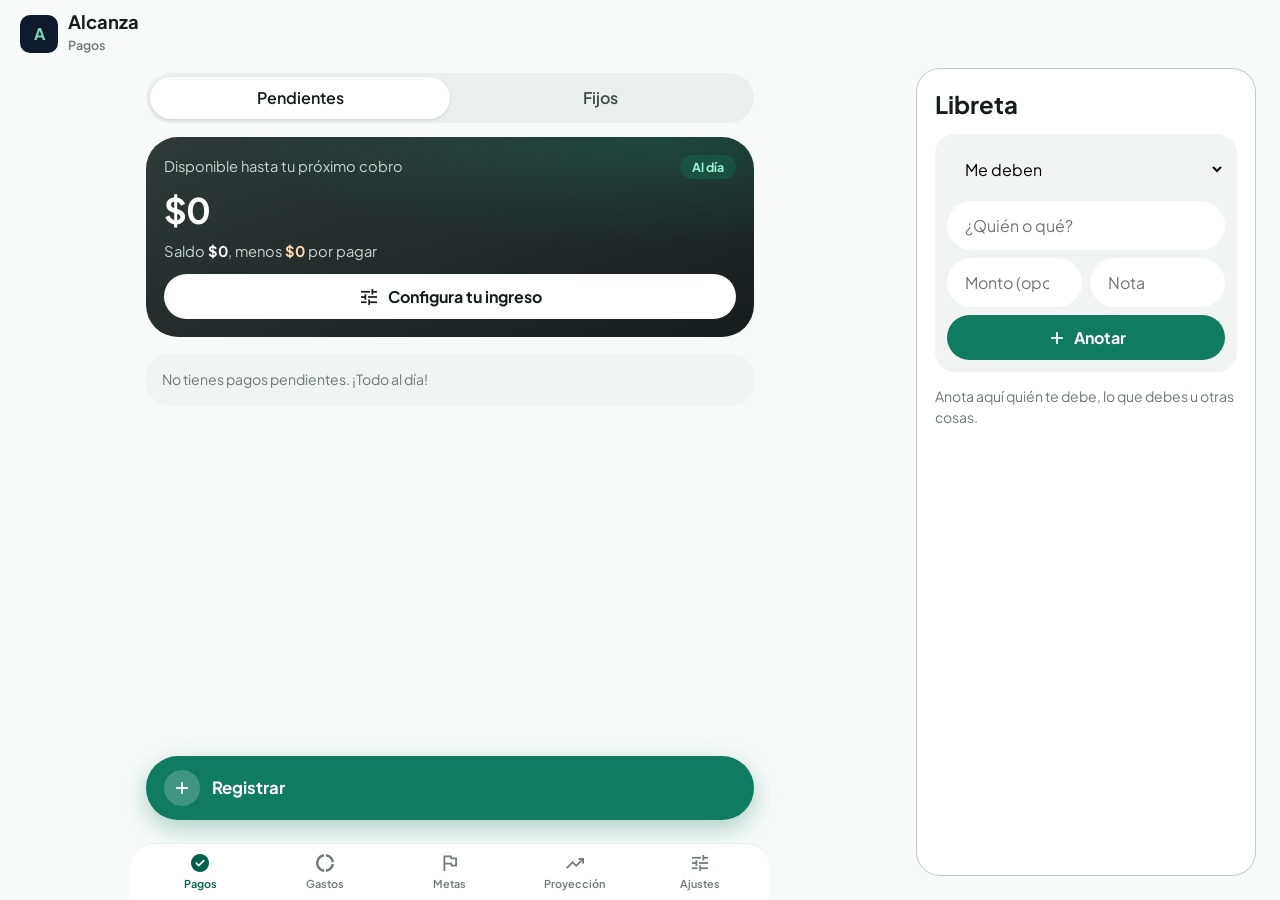
<file: index.html>
<!doctype html>
<html lang="es"><head><meta charset="utf-8">
<meta name="viewport" content="width=device-width,initial-scale=1,viewport-fit=cover">
<meta name="theme-color" content="#f7faf8"><title>Alcanza</title>
<link rel="preconnect" href="https://fonts.googleapis.com"><link rel="preconnect" href="https://fonts.gstatic.com" crossorigin>
<link href="https://fonts.googleapis.com/css2?family=Plus+Jakarta+Sans:wght@400;500;600;700&display=swap" rel="stylesheet">
<link href="https://fonts.googleapis.com/css2?family=Material+Symbols+Outlined:wght,FILL@300..600,0..1&display=swap" rel="stylesheet">
<link rel="manifest" href="manifest.webmanifest">
<link rel="apple-touch-icon" href="icons/apple-touch-icon.png">
<meta name="apple-mobile-web-app-capable" content="yes"><meta name="mobile-web-app-capable" content="yes">
<meta name="apple-mobile-web-app-title" content="Alcanza"><meta name="apple-mobile-web-app-status-bar-style" content="default">
<link rel="stylesheet" href="css/styles.css">
</head><body>
<header><div class="logo">A</div><div><b>Alcanza</b><small id="sect"></small></div></header>
<main id="view"></main><button class="fab" id="fab" data-act="add"><i><span class="material-symbols-outlined">add</span></i>Registrar</button>
<aside id="libreta" aria-label="Libreta"></aside>
<nav id="tabs"></nav><div id="sheet"></div><div id="toast"></div>
<noscript>Alcanza necesita JavaScript.</noscript>
<script src="js/data.js"></script>
<script src="js/logic.js"></script>
<script src="js/app.js"></script>
<script src="js/pwa.js"></script>
</body></html>
</file>
<file: css/styles.css>
:root{--bg:#f7faf8;--card:#fff;--low:#f1f4f2;--mid:#ebefed;--hi:#e0e3e1;--ink:#181c1b;--var:#3e4944;--out:#6e7a74;--line:#bdc9c2;--p:#006049;--pc:#0f7b5f;--pf:#98f4d2;--err:#ba1a1a;--errc:#ffdad6;--tf:#ffdcbd;--tv:#683c00;--sc:#d7e3f7;--sv:#3c4857}
*{box-sizing:border-box}body{margin:0;font:16px/1.45 "Plus Jakarta Sans",system-ui,sans-serif;background:var(--bg);color:var(--ink)}
.material-symbols-outlined{font-family:"Material Symbols Outlined";font-weight:400;font-style:normal;font-size:22px;width:1em;height:1em;line-height:1;display:inline-block;overflow:hidden;white-space:nowrap;vertical-align:middle;font-feature-settings:"liga"}
button{font:inherit;cursor:pointer;border:0;color:inherit;background:none}button:focus-visible,input:focus-visible,a:focus-visible{outline:3px solid #5b9dff;outline-offset:2px}
header{position:sticky;top:0;z-index:4;background:#f7faf8e8;backdrop-filter:blur(10px);display:flex;align-items:center;gap:10px;padding:12px 20px}
.logo{width:38px;height:38px;border-radius:10px;background:#0f1b2d;color:#7cd8b7;display:grid;place-items:center;font-weight:700}
header b{display:block;font-size:1.15rem;line-height:1.1}header small{color:var(--out);font-weight:600;font-size:.78rem}
main{max-width:640px;margin:0 auto;padding:6px 16px 200px}h1{font-size:1.9rem;line-height:1.15;margin:.2rem 0}.eyebrow{font-size:.75rem;letter-spacing:.08em;text-transform:uppercase;color:var(--out);font-weight:600;margin:0}
h3{font-size:1.2rem;margin:26px 4px 10px;display:flex;align-items:baseline;gap:8px}h3 small{font-size:.85rem;color:var(--out);font-weight:600}
#tabs{position:fixed;bottom:0;left:0;right:0;z-index:6;display:flex;background:#fff;border-top:1px solid var(--mid);padding:8px 8px calc(8px + env(safe-area-inset-bottom))}
#tabs button{flex:1;display:grid;justify-items:center;gap:2px;color:var(--out);font-size:.75rem;font-weight:600}#tabs .on{color:var(--p)}#tabs .on .material-symbols-outlined{font-variation-settings:"FILL" 1}
.hero{border-radius:32px;padding:22px 20px;color:#fff;margin-bottom:6px;background:radial-gradient(120% 90% at 85% 0,#0f7b5f55,transparent 60%),linear-gradient(160deg,#2f3a38,#171d1c)}
.hero p{margin:0;color:#c9d6d0;font-size:.92rem}.hero .big{font-size:2.5rem;font-weight:700;letter-spacing:-.03em;margin:.35rem 0}.hero .big.neg{color:#ffb4ab}.hero b{color:#fff}.hero .warn{color:#ffd9b0}
.top{display:flex;justify-content:space-between;gap:10px;align-items:center}.pill{border-radius:99px;padding:3px 12px;font-size:.78rem;font-weight:700;background:#0f7b5f55;color:#98f4d2;white-space:nowrap}.pill.bad{background:#ba1a1a55;color:#ffdad6}
.btn-w{margin-top:16px;width:100%;background:#fff;color:var(--ink);border-radius:99px;padding:14px;font-weight:700;display:flex;justify-content:center;align-items:center;gap:8px}
.card{background:var(--card);border-radius:24px;padding:16px;margin-bottom:12px;box-shadow:0 1px 3px #0000000f}.card.dim{background:var(--low);box-shadow:none}
.pay{display:grid;grid-template-columns:52px 1fr auto;gap:4px 14px;align-items:center}.ico{width:52px;height:52px;border-radius:50%;background:var(--mid);display:grid;place-items:center;color:var(--var)}.ico.err{background:var(--errc);color:var(--err)}.ico.ok{background:var(--pf);color:var(--p)}
.pay b.n{font-size:1.1rem}.amt{font-weight:700;font-size:1.15rem;text-align:right}.sub{color:var(--out);font-size:.88rem}.tag{background:var(--mid);border-radius:8px;padding:1px 10px;font-size:.78rem;font-weight:600;margin-right:6px;color:var(--var)}
.row2{grid-column:1/-1;display:flex;justify-content:space-between;align-items:center;margin-top:8px}
.u{display:inline-flex;gap:4px;align-items:center;border-radius:99px;padding:5px 12px;font-size:.82rem;font-weight:700}.u .material-symbols-outlined{font-size:16px}
.u.late{background:var(--errc);color:#93000a}.u.soon{background:var(--tf);color:var(--tv)}.u.week{background:var(--sc);color:var(--sv)}.u.far{background:var(--mid);color:var(--var)}
.go{background:var(--pc);color:#fff;border-radius:99px;padding:11px 22px;font-weight:700;display:inline-flex;gap:6px;align-items:center}.soft{background:var(--mid);color:var(--var);border-radius:99px;padding:9px 16px;font-weight:600;font-size:.9rem}
.paid .n{text-decoration:line-through;color:var(--var)}
.fab{position:fixed;left:16px;right:16px;bottom:calc(112px + env(safe-area-inset-bottom));max-width:608px;margin:0 auto;z-index:5;background:var(--pc);color:#fff;border-radius:99px;padding:14px 18px;font-weight:700;font-size:1.05rem;display:flex;align-items:center;gap:12px;box-shadow:0 8px 24px #0f7b5f55}
.fab i{width:36px;height:36px;border-radius:50%;background:#ffffff33;display:grid;place-items:center}
.alert{background:#ffdad6;border-radius:24px;padding:16px;display:flex;gap:12px;margin:14px 0}.alert .ico{background:#ffb4ab88;color:var(--err);flex:none}.alert b{color:#93000a}.alert p{margin:2px 0;color:#5c1a14;font-size:.92rem}
.tl{position:relative;padding-left:26px}.tl:before{content:"";position:absolute;left:5px;top:10px;bottom:10px;width:2px;background:var(--hi)}.tl .card{position:relative}.tl .card:before{content:"";position:absolute;left:-26px;top:22px;width:12px;height:12px;border-radius:50%;background:#5b6a77;border:2px solid var(--bg)}
.tl .card.in:before,.tl .card.start:before{background:var(--p)}.tl .card.neg:before{background:var(--err)}.tl .card.neg{border-left:5px solid var(--err)}
.hd{display:flex;justify-content:space-between;gap:10px;align-items:flex-start}.hd .l{font-weight:700}.res{text-align:right}.res small{display:block;color:var(--out);font-size:.72rem}.res b{font-size:1.35rem}.res .neg{color:var(--err)}.res .pos{color:var(--p)}
.mv{display:flex;align-items:center;gap:10px;padding:10px 12px;border-radius:14px;background:var(--low);margin-top:8px;font-size:.95rem}.mv span.v{margin-left:auto;font-weight:700}.mv.in{background:#dcfbee;color:var(--p)}.mv.sim{background:var(--errc);color:#93000a}
.badge{font-size:.72rem;font-weight:700;border-radius:99px;padding:2px 10px;background:var(--pf);color:#00513d;margin-left:6px}.badge.s{background:var(--errc);color:#93000a}.badge.pause{background:var(--hi);color:var(--var)}
.sim-box{background:var(--mid);border-radius:24px;padding:16px;margin-top:14px}.sim-box .f{display:flex;gap:10px;margin-top:10px}
input:not([type=checkbox]){font:inherit;width:100%;min-width:0;border:0;background:#fff;border-radius:99px;padding:13px 18px}.f input[type=date]{border-radius:16px}
.fx{display:grid;grid-template-columns:52px 1fr auto;gap:4px 14px;align-items:center}.fx .acts{grid-column:1/-1;display:flex;margin:10px -16px -16px;background:var(--low);border-radius:0 0 24px 24px}
.fx .acts button{flex:1;padding:14px 4px;font-weight:600;font-size:.88rem;color:var(--var);display:flex;gap:6px;justify-content:center;align-items:center}.fx .acts .x{color:var(--out)}
.bar{height:12px;background:var(--mid);border-radius:99px;overflow:hidden;margin-top:12px}.bar i{display:block;height:100%;background:var(--p);border-radius:99px}
.tip{background:var(--mid);border-radius:24px;padding:16px;display:flex;gap:12px;margin-top:6px}.tip p{margin:0;color:var(--var);font-size:.92rem}
.seg{display:flex;gap:8px;justify-content:space-between}.seg button{width:42px;height:42px;border-radius:50%;background:var(--mid);font-weight:700;color:var(--var)}.seg .on{background:var(--pc);color:#fff}
.field{display:flex;align-items:center;gap:6px;background:var(--low);border-radius:24px;padding:6px 20px;margin:6px 0 14px;font-size:1.7rem;font-weight:700}.field input{background:none;padding:10px 0;font-size:inherit;font-weight:700}
.lbl{font-weight:600;font-size:.88rem;color:var(--var)}.big-btn{width:100%;border-radius:99px;padding:15px;font-weight:700;color:#fff;background:var(--pc);display:flex;gap:8px;justify-content:center}.big-btn.dark{background:#1b1f1e}
.li{width:100%;display:flex;gap:12px;align-items:center;background:var(--low);border-radius:20px;padding:12px 14px;margin-top:10px;text-align:left}.li .ico{width:40px;height:40px}.li div{flex:1}.li small{display:block;color:var(--out)}.li.danger{background:#ffe9e6;color:var(--err)}.li.danger .ico{background:var(--errc)}
.note{display:flex;gap:10px;background:var(--low);border-radius:12px;padding:12px;color:var(--var);font-size:.9rem;margin-bottom:14px}.field.sm{font-size:1rem;font-weight:500}.sec{display:flex;align-items:center;gap:8px;font-size:1.25rem;font-weight:700;margin:26px 4px 10px}.sec em{margin-left:auto;font-style:normal;font-size:.75rem;color:var(--p);background:var(--pf);border-radius:99px;padding:2px 12px}
#sheet{position:fixed;inset:0;z-index:20;display:none;background:#0008}#sheet.open{display:flex;align-items:flex-end;justify-content:center}
.panel{background:var(--bg);width:100%;max-width:640px;border-radius:28px 28px 0 0;padding:20px 20px calc(24px + env(safe-area-inset-bottom));max-height:92vh;overflow:auto}.panel form{display:grid;gap:12px}.panel label{display:grid;gap:4px;font-weight:600;font-size:.9rem}.panel input:not([type=checkbox]){background:#fff;border:1px solid var(--line);border-radius:16px}.panel .chk{display:flex;gap:10px;align-items:center}
.pos{color:var(--p)}.neg{color:var(--err)}
.seg2{display:flex;background:var(--mid);border-radius:99px;padding:4px;margin-top:6px}.seg2 button{flex:1;padding:9px;border-radius:99px;font-weight:600;color:var(--var)}.seg2 .on{background:#fff;color:var(--ink);box-shadow:0 1px 3px #0002}
.dwrap{position:relative;width:210px;margin:4px auto 12px}.donut{width:100%;display:block}.dc{position:absolute;inset:0;display:grid;place-content:center;text-align:center}.dc small{color:var(--out)}.dc b{font-size:1.2rem}
.lg{display:flex;align-items:center;gap:10px;padding:8px 0;border-top:1px solid var(--mid)}.grid2{display:grid;grid-template-columns:1fr 1fr;gap:10px}
.ci{width:40px;height:40px;border-radius:50%;display:grid;place-items:center;color:#fff;flex:none}.ci.sm{width:30px;height:30px}.ci.sm .material-symbols-outlined{font-size:18px}
.mvr{display:flex;align-items:center;gap:12px;background:#fff;border-radius:18px;padding:10px 12px;margin-bottom:8px}
.qd{font-size:2.4rem;font-weight:700;text-align:right;min-height:3.2rem;word-break:break-all;line-height:1.2}.qs{text-align:right;color:var(--out);min-height:1.5rem}
.cg{display:grid;grid-template-columns:repeat(4,1fr);gap:8px}.qc{display:grid;justify-items:center;gap:2px;padding:8px 2px;border-radius:16px;background:#fff;border:2px solid transparent;font-size:.72rem;font-weight:600}.qc.on{border-color:var(--pc);background:#e8f7f1}.qc .ci{width:36px;height:36px}
.kp{display:grid;grid-template-columns:repeat(4,1fr);gap:8px;margin:12px 0}.kp button{padding:14px 0;border-radius:18px;background:#fff;font-size:1.3rem;font-weight:600;border:1px solid var(--line)}.kp .op{background:var(--mid)}
select{font:inherit;padding:12px 14px;border:0;border-radius:99px;background:var(--low);flex:1;min-width:0}
.hero{padding:18px 18px}.hero .big{font-size:2.2rem}.btn-w{padding:11px;margin-top:12px}
.lst{padding:2px 14px}.li2{border-bottom:1px solid var(--mid)}.li2:last-child{border:0}
.lr{display:flex;align-items:center;gap:12px;padding:10px 0}[data-act=rowtog]{cursor:pointer}.lr .ico{width:40px;height:40px;flex:none}.lr .ico .material-symbols-outlined{font-size:20px}
.lr .mid{flex:1;min-width:0}.lr .n{display:block;font-size:1rem;white-space:nowrap;overflow:hidden;text-overflow:ellipsis}.lr .sub{font-size:.8rem}.lr .amt{font-size:1rem;white-space:nowrap}.paid-n{text-decoration:line-through;color:var(--var)}
.chk{width:40px;height:40px;border-radius:50%;background:var(--mid);color:var(--var);display:grid;place-items:center;flex:none}.chk:active{background:var(--pc);color:#fff}
@media(hover:hover){.chk:hover{background:var(--pc);color:#fff}}
.rx{padding:0 0 12px 52px}.gh{display:flex;align-items:center;gap:8px;margin:18px 4px 8px;width:calc(100% - 8px);text-align:left}.gh b{flex:1;font-size:1.05rem}
.lr .late{color:#93000a;font-weight:600}.lr .soon{color:var(--tv);font-weight:600}
.lr .n .material-symbols-outlined{font-size:15px;color:var(--out);margin-left:4px}.lr .sub{white-space:nowrap;overflow:hidden;text-overflow:ellipsis}
#toast{position:fixed;left:50%;bottom:180px;transform:translateX(-50%);background:#1b1f1e;color:#fff;padding:10px 18px;border-radius:99px;opacity:0;transition:.2s;pointer-events:none;z-index:30}#toast.show{opacity:1}
@media(min-width:760px){.fab{bottom:80px}main{padding-bottom:110px}#tabs{max-width:640px;margin:0 auto;border-radius:24px 24px 0 0}}
@media(prefers-reduced-motion:reduce){*{transition:none!important}}
.gb{border-radius:99px;padding:3px 12px;font-size:.78rem;font-weight:700;white-space:nowrap}.gb.ok{background:var(--pf);color:#00513d}.gb.warn{background:var(--tf);color:var(--tv)}.gb.bad{background:var(--errc);color:#93000a}
.gnum{margin:12px 0 8px;font-size:1.6rem}.gnum span{font-size:.9rem}.gbar{position:relative;height:14px;background:var(--mid);border-radius:99px;margin:8px 0}.gbar i{display:block;height:100%;background:var(--p);border-radius:99px}
.gbar u{position:absolute;top:-4px;bottom:-4px;width:3px;margin-left:-1px;background:var(--ink);border-radius:2px;text-decoration:none}
.acts2{display:flex;gap:8px;margin-top:14px}.acts2 .go{flex:1;justify-content:center}.gh2 summary{cursor:pointer;margin-top:12px;font-weight:600;color:var(--var)}
#tabs button{font-size:.68rem;padding:0}
#libreta{display:none}
.nform{display:grid;gap:8px;background:var(--low);border-radius:20px;padding:12px;margin-bottom:12px}
.nrow{display:flex;align-items:center;gap:10px;padding:10px 0;border-top:1px solid var(--mid)}.nrow .mid{flex:1;min-width:0}.nrow .n{display:block;font-size:.98rem;overflow:hidden;text-overflow:ellipsis;white-space:nowrap}.nrow .sub{font-size:.8rem}.nrow .amt{font-size:.95rem;white-space:nowrap}
.nrow.fin{opacity:.6}.nrow.fin .n{text-decoration:line-through}.chk.sm{width:32px;height:32px}.chk.sm .material-symbols-outlined{font-size:18px}
@media(min-width:1100px){#libreta{display:block;position:fixed;top:68px;right:24px;bottom:24px;width:340px;overflow:auto;background:#fff;border:1px solid var(--line);border-radius:24px;padding:18px;z-index:3}
#libreta h2{margin:0 0 12px}body{padding-right:380px}.fab{right:396px}#tabs{right:380px}}
.s1{margin:0 0 14px}
[hidden]{display:none!important}
.opt,.panel .opt{display:flex;align-items:center;gap:12px;padding:12px 14px;background:var(--low);border-radius:16px;font-weight:600;font-size:.95rem;cursor:pointer;line-height:1.25}
.opt input{width:22px;height:22px;flex:none;margin:0;accent-color:var(--pc)}.opt small{display:block;color:var(--out);font-weight:400;font-size:.8rem;margin-top:2px}
.panel .seg2 button{font-size:.85rem;padding:9px 4px;white-space:nowrap}
.wk{display:grid;grid-template-columns:repeat(7,1fr);gap:6px;margin-top:12px}
.wd{display:grid;justify-items:center;gap:1px;padding:8px 0;border-radius:14px;background:var(--low);color:var(--var);border:2px solid transparent}.wd small{font-size:.7rem;font-weight:700}.wd b{font-size:1rem}
.wd.on{background:var(--pc);color:#fff}.wd.today{border-color:var(--ink)}
</file>
